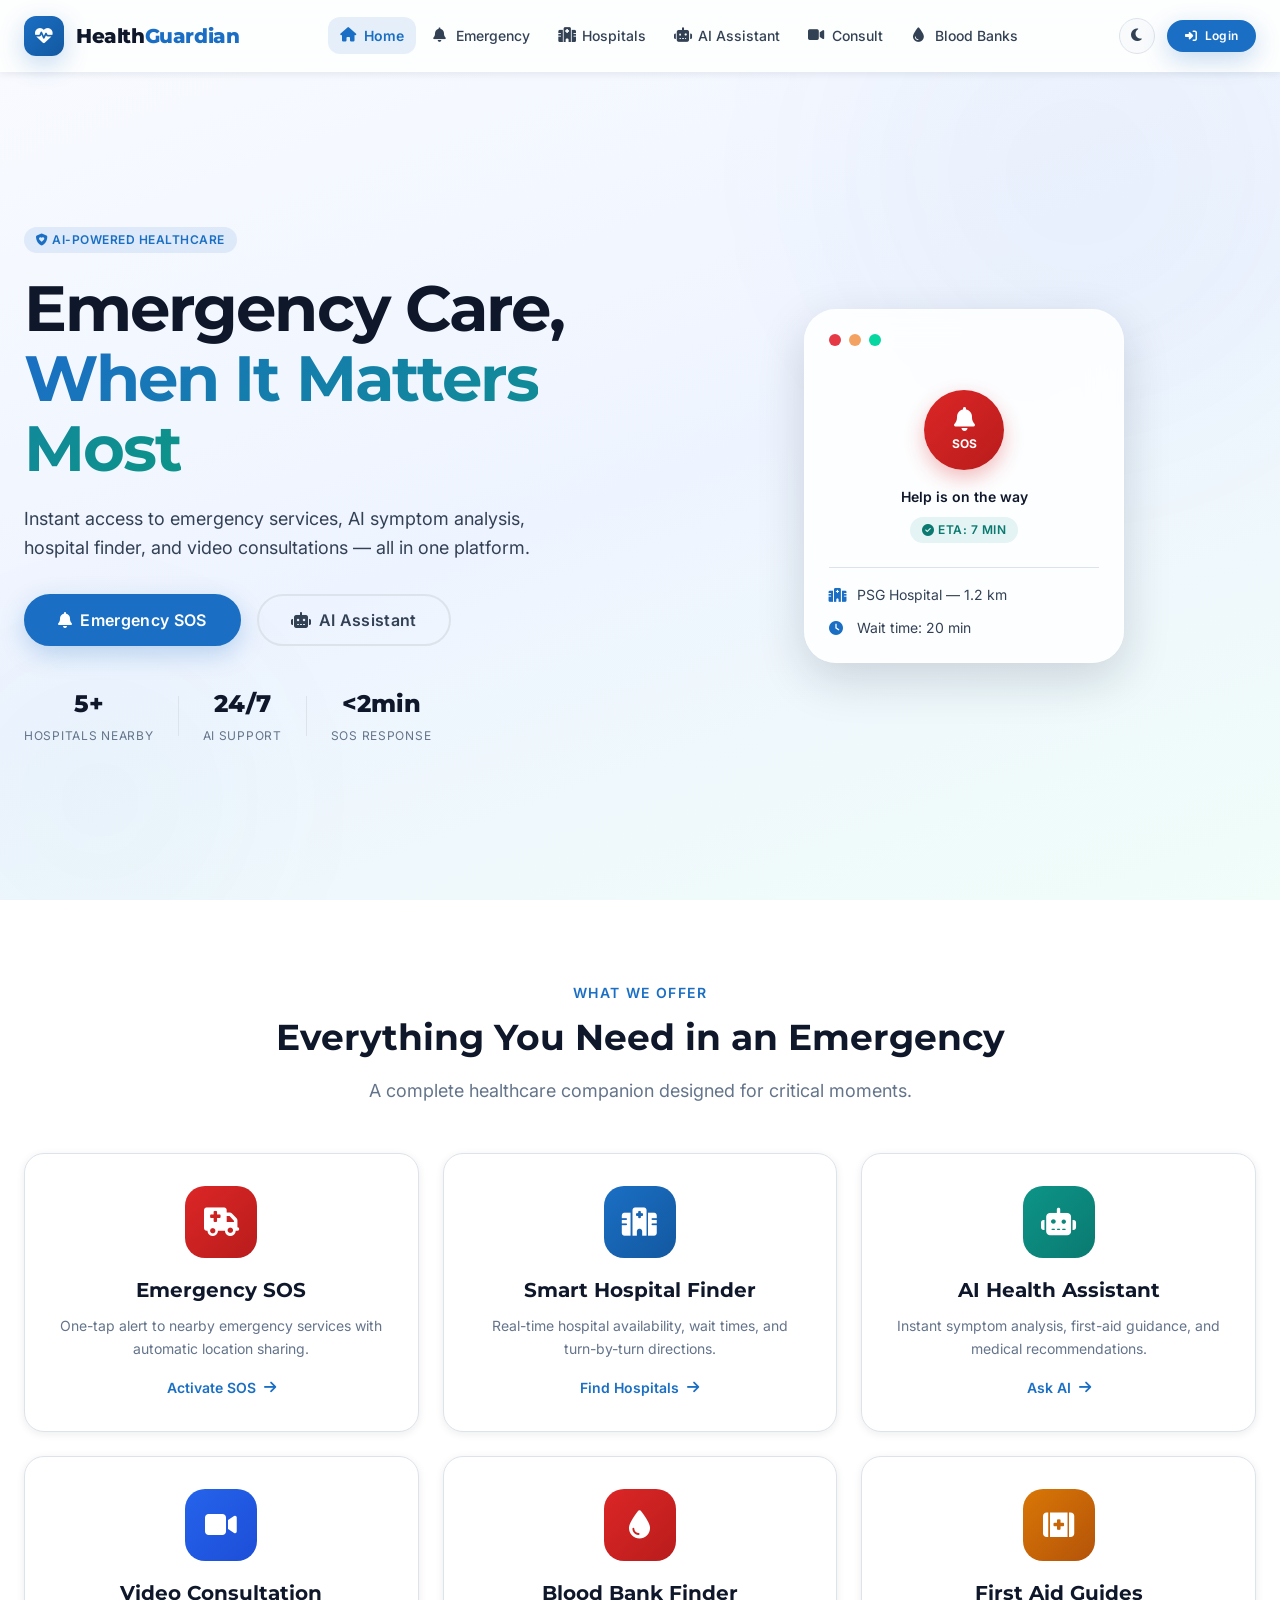
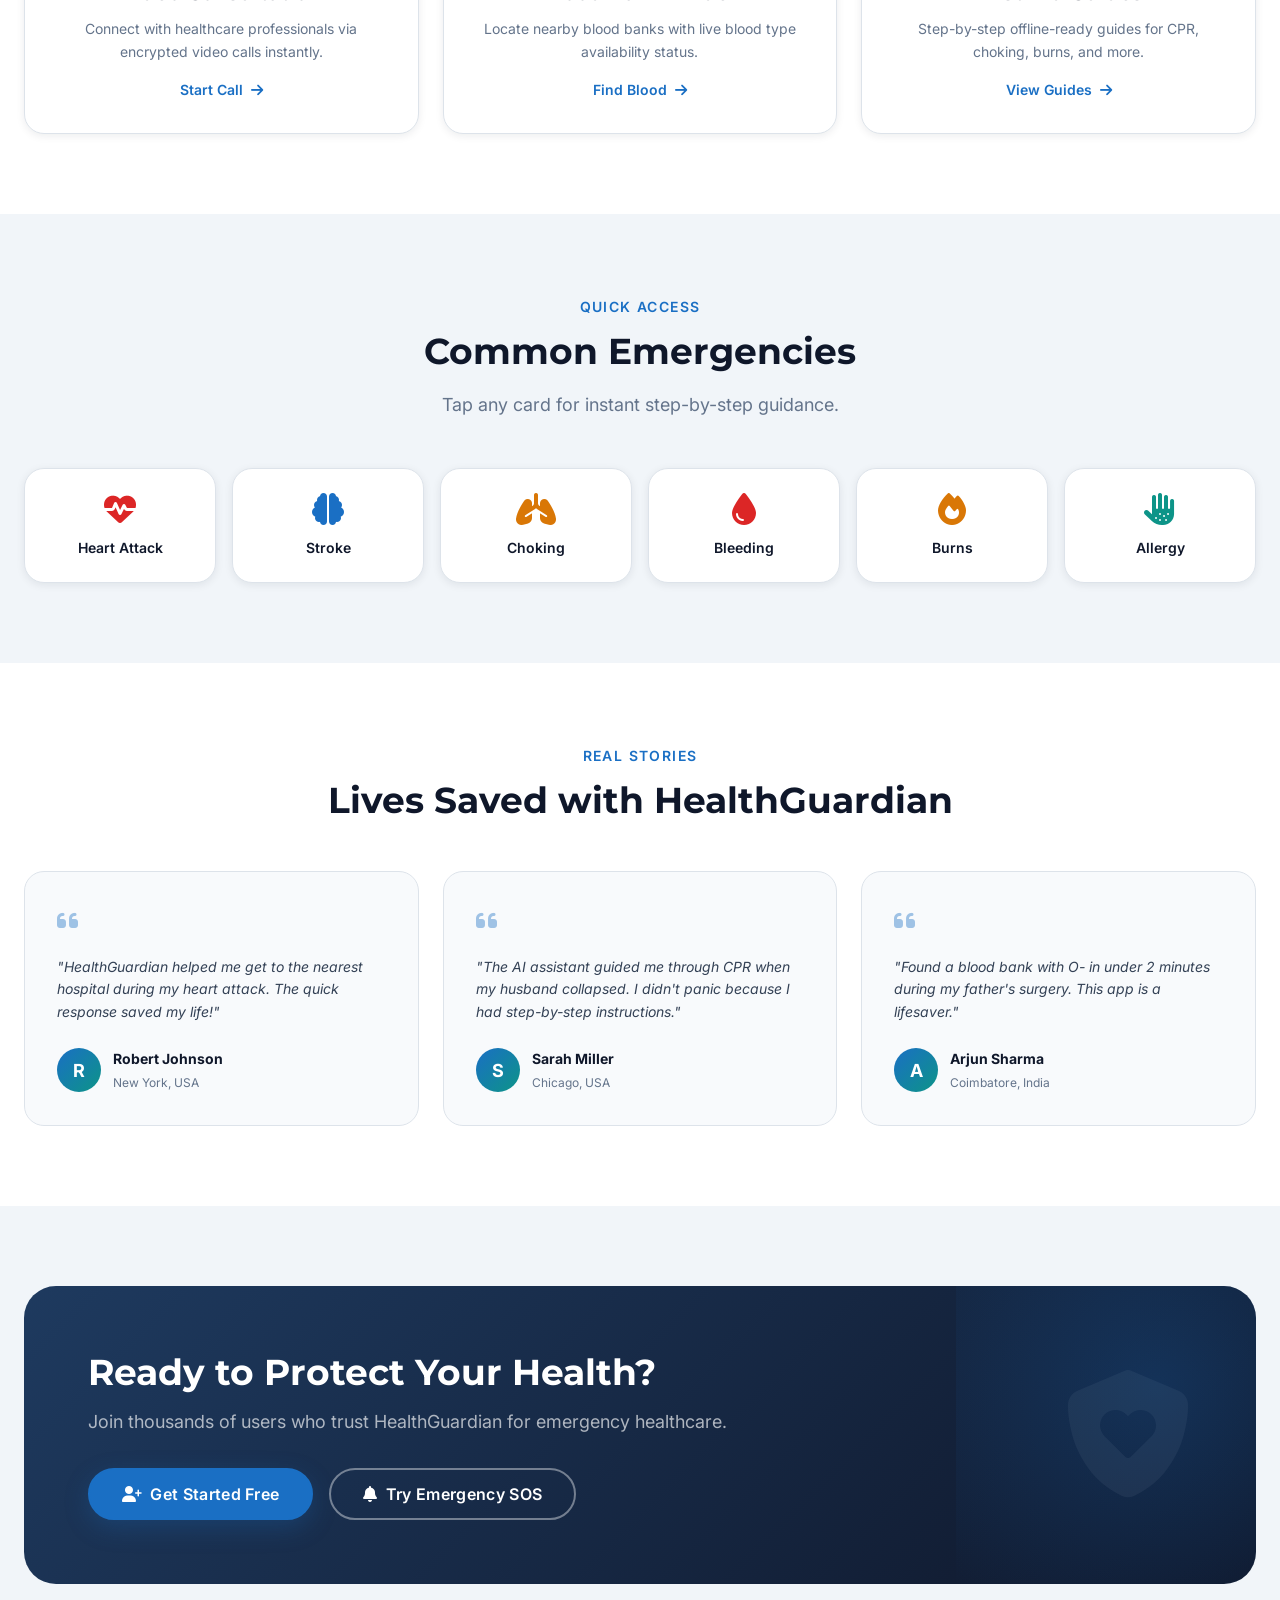
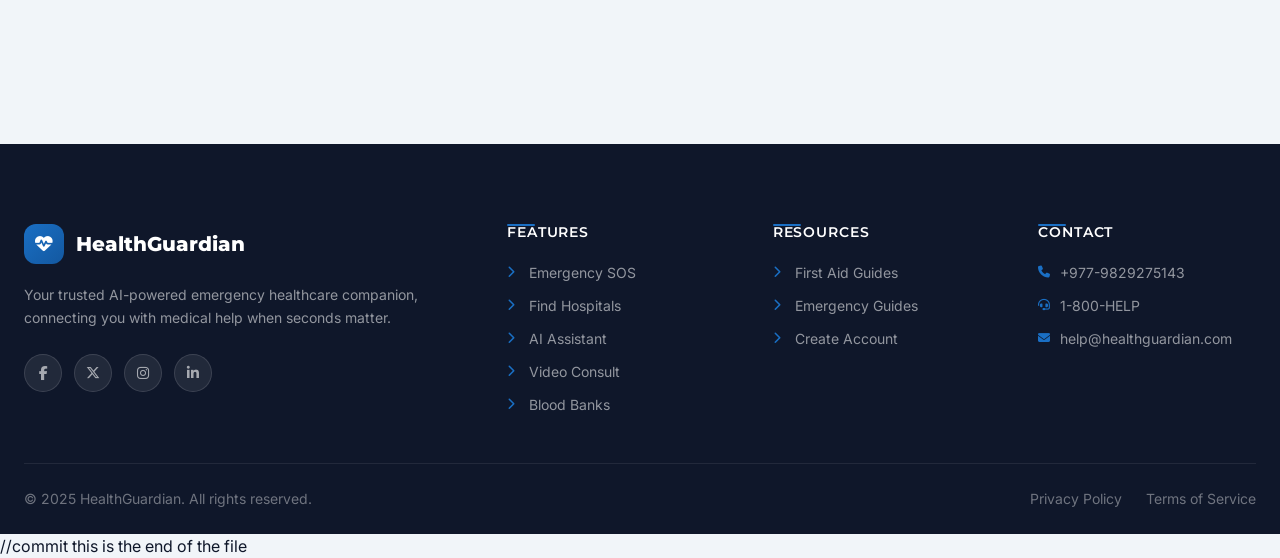
<file: index.html>
<!DOCTYPE html>
<html lang="en" data-theme="light">
<head>
  <meta charset="UTF-8">
  <meta name="viewport" content="width=device-width, initial-scale=1.0">
  <meta name="description" content="HealthGuardian — AI-powered emergency healthcare platform. Instant SOS, hospital finder, blood bank locator, AI symptom checker, and video consultations.">
  <meta name="theme-color" content="#1a6fc4">

  <!-- Open Graph -->
  <meta property="og:title" content="HealthGuardian — Emergency Healthcare AI">
  <meta property="og:description" content="AI-powered emergency healthcare when seconds matter.">
  <meta property="og:type" content="website">

  <title>HealthGuardian — Emergency Healthcare AI Platform</title>
  <script>document.documentElement.setAttribute('data-theme',localStorage.getItem('hg_theme')||'light');</script>

  <!-- Preconnect -->
  <link rel="preconnect" href="https://fonts.googleapis.com">
  <link rel="preconnect" href="https://fonts.gstatic.com" crossorigin>
  <link rel="preconnect" href="https://cdnjs.cloudflare.com">

  <!-- Fonts -->
  <link href="https://fonts.googleapis.com/css2?family=Inter:wght@300;400;500;600;700;800&family=Montserrat:wght@700;800;900&display=swap" rel="stylesheet">

  <!-- Icons -->
  <link rel="stylesheet" href="https://cdnjs.cloudflare.com/ajax/libs/font-awesome/6.5.0/css/all.min.css">

  <!-- Styles -->
  <link rel="stylesheet" href="css/main.css">
  <link rel="stylesheet" href="css/pages/home.css">
</head>
<body>

  <!-- ══════════════════════════════════════════
       NAVBAR
  ══════════════════════════════════════════ -->
  <nav class="navbar" role="navigation" aria-label="Main navigation">
    <div class="container">
      <a href="index.html" class="nav-logo" aria-label="HealthGuardian Home">
        <div class="logo-icon" aria-hidden="true"><i class="fas fa-heartbeat"></i></div>
        <span class="logo-text">Health<span>Guardian</span></span>
      </a>

      <ul class="nav-links" role="list">
        <li><a href="index.html" class="nav-link active"><i class="fas fa-house" aria-hidden="true"></i> Home</a></li>
        <li><a href="pages/emergency.html" class="nav-link"><i class="fas fa-bell" aria-hidden="true"></i> Emergency</a></li>
        <li><a href="pages/hospitals.html" class="nav-link"><i class="fas fa-hospital" aria-hidden="true"></i> Hospitals</a></li>
        <li><a href="pages/assistant.html" class="nav-link"><i class="fas fa-robot" aria-hidden="true"></i> AI Assistant</a></li>
        <li><a href="pages/video.html" class="nav-link"><i class="fas fa-video" aria-hidden="true"></i> Consult</a></li>
        <li><a href="pages/bloodbank.html" class="nav-link"><i class="fas fa-droplet" aria-hidden="true"></i> Blood Banks</a></li>
      </ul>

      <div class="nav-actions">
        <button class="theme-toggle" aria-label="Toggle dark mode" title="Toggle theme">
          <i class="fas fa-moon" aria-hidden="true"></i>
        </button>

        <!-- Logged-out state -->
        <a href="pages/login.html" class="btn btn-primary btn-sm nav-login-btn">
          <i class="fas fa-right-to-bracket" aria-hidden="true"></i> Login
        </a>

        <!-- Logged-in state (hidden by default, shown by JS) -->
        <div class="profile-dropdown hidden" aria-haspopup="true">
          <button class="profile-trigger" aria-label="Open profile menu">
            <div class="profile-avatar" aria-hidden="true"></div>
            <span class="profile-name">User</span>
            <i class="fas fa-chevron-down profile-chevron" aria-hidden="true"></i>
          </button>
          <div class="dropdown-menu" role="menu">
            <button class="dropdown-item logout-btn danger" role="menuitem">
              <i class="fas fa-right-from-bracket" aria-hidden="true"></i> Logout
            </button>
          </div>
        </div>

        <button class="hamburger" aria-label="Toggle mobile menu" aria-expanded="false">
          <span></span><span></span><span></span>
        </button>
      </div>
    </div>
  </nav>

  <main id="main-content">

    <!-- ══════════════════════════════════════════
         HERO
    ══════════════════════════════════════════ -->
    <section class="hero" aria-labelledby="hero-heading">
      <div class="hero-bg" aria-hidden="true">
        <div class="hero-blob hero-blob-1"></div>
        <div class="hero-blob hero-blob-2"></div>
      </div>
      <div class="container">
        <div class="hero-content animate-fade-up">
          <div class="hero-eyebrow">
            <span class="badge badge-primary"><i class="fas fa-shield-heart"></i> AI-Powered Healthcare</span>
          </div>
          <h1 id="hero-heading">Emergency Care,<br><span class="text-gradient">When It Matters Most</span></h1>
          <p class="hero-desc">Instant access to emergency services, AI symptom analysis, hospital finder, and video consultations — all in one platform.</p>
          <div class="hero-actions">
            <a href="pages/emergency.html" class="btn btn-primary btn-lg">
              <i class="fas fa-bell" aria-hidden="true"></i> Emergency SOS
            </a>
            <a href="pages/assistant.html" class="btn btn-ghost btn-lg">
              <i class="fas fa-robot" aria-hidden="true"></i> AI Assistant
            </a>
          </div>
          <div class="hero-stats">
            <div class="hero-stat">
              <span class="stat-num">5+</span>
              <span class="stat-label">Hospitals Nearby</span>
            </div>
            <div class="hero-stat-divider" aria-hidden="true"></div>
            <div class="hero-stat">
              <span class="stat-num">24/7</span>
              <span class="stat-label">AI Support</span>
            </div>
            <div class="hero-stat-divider" aria-hidden="true"></div>
            <div class="hero-stat">
              <span class="stat-num">&lt;2min</span>
              <span class="stat-label">SOS Response</span>
            </div>
          </div>
        </div>
        <div class="hero-visual animate-float" aria-hidden="true">
          <div class="hero-card-mockup">
            <div class="mockup-header">
              <div class="mockup-dot red"></div>
              <div class="mockup-dot yellow"></div>
              <div class="mockup-dot green"></div>
            </div>
            <div class="mockup-sos">
              <div class="mockup-sos-btn">
                <i class="fas fa-bell"></i>
                <span>SOS</span>
              </div>
              <p>Help is on the way</p>
              <span class="badge badge-success"><i class="fas fa-circle-check"></i> ETA: 7 min</span>
            </div>
            <div class="mockup-info">
              <div class="mockup-info-item">
                <i class="fas fa-hospital"></i>
                <span>PSG Hospital — 1.2 km</span>
              </div>
              <div class="mockup-info-item">
                <i class="fas fa-clock"></i>
                <span>Wait time: 20 min</span>
              </div>
            </div>
          </div>
        </div>
      </div>
    </section>

    <!-- ══════════════════════════════════════════
         FEATURES
    ══════════════════════════════════════════ -->
    <section class="features section-pad" aria-labelledby="features-heading">
      <div class="container">
        <div class="section-header">
          <span class="eyebrow">What We Offer</span>
          <h2 id="features-heading">Everything You Need in an Emergency</h2>
          <p>A complete healthcare companion designed for critical moments.</p>
        </div>
        <div class="features-grid">
          <article class="feature-card" style="--delay:0s">
            <div class="feature-icon" style="background:linear-gradient(135deg,#dc2626,#b91c1c)">
              <i class="fas fa-ambulance" aria-hidden="true"></i>
            </div>
            <h3>Emergency SOS</h3>
            <p>One-tap alert to nearby emergency services with automatic location sharing.</p>
            <a href="pages/emergency.html" class="feature-link">Activate SOS <i class="fas fa-arrow-right"></i></a>
          </article>
          <article class="feature-card" style="--delay:0.1s">
            <div class="feature-icon" style="background:linear-gradient(135deg,#1a6fc4,#1358a0)">
              <i class="fas fa-hospital-alt" aria-hidden="true"></i>
            </div>
            <h3>Smart Hospital Finder</h3>
            <p>Real-time hospital availability, wait times, and turn-by-turn directions.</p>
            <a href="pages/hospitals.html" class="feature-link">Find Hospitals <i class="fas fa-arrow-right"></i></a>
          </article>
          <article class="feature-card" style="--delay:0.2s">
            <div class="feature-icon" style="background:linear-gradient(135deg,#0d9488,#0a7a70)">
              <i class="fas fa-robot" aria-hidden="true"></i>
            </div>
            <h3>AI Health Assistant</h3>
            <p>Instant symptom analysis, first-aid guidance, and medical recommendations.</p>
            <a href="pages/assistant.html" class="feature-link">Ask AI <i class="fas fa-arrow-right"></i></a>
          </article>
          <article class="feature-card" style="--delay:0.3s">
            <div class="feature-icon" style="background:linear-gradient(135deg,#2563eb,#1d4ed8)">
              <i class="fas fa-video" aria-hidden="true"></i>
            </div>
            <h3>Video Consultation</h3>
            <p>Connect with healthcare professionals via encrypted video calls instantly.</p>
            <a href="pages/video.html" class="feature-link">Start Call <i class="fas fa-arrow-right"></i></a>
          </article>
          <article class="feature-card" style="--delay:0.4s">
            <div class="feature-icon" style="background:linear-gradient(135deg,#dc2626,#b91c1c)">
              <i class="fas fa-droplet" aria-hidden="true"></i>
            </div>
            <h3>Blood Bank Finder</h3>
            <p>Locate nearby blood banks with live blood type availability status.</p>
            <a href="pages/bloodbank.html" class="feature-link">Find Blood <i class="fas fa-arrow-right"></i></a>
          </article>
          <article class="feature-card" style="--delay:0.5s">
            <div class="feature-icon" style="background:linear-gradient(135deg,#d97706,#b45309)">
              <i class="fas fa-kit-medical" aria-hidden="true"></i>
            </div>
            <h3>First Aid Guides</h3>
            <p>Step-by-step offline-ready guides for CPR, choking, burns, and more.</p>
            <a href="pages/assistant.html#first-aid" class="feature-link">View Guides <i class="fas fa-arrow-right"></i></a>
          </article>
        </div>
      </div>
    </section>

    <!-- ══════════════════════════════════════════
         QUICK ACCESS
    ══════════════════════════════════════════ -->
    <section class="quick-access section-pad" aria-labelledby="quick-heading">
      <div class="container">
        <div class="section-header">
          <span class="eyebrow">Quick Access</span>
          <h2 id="quick-heading">Common Emergencies</h2>
          <p>Tap any card for instant step-by-step guidance.</p>
        </div>
        <div class="quick-grid">
          <a href="pages/emergency.html#heart-attack" class="quick-card" aria-label="Heart Attack guide">
            <i class="fas fa-heartbeat" aria-hidden="true" style="color:#dc2626"></i>
            <span>Heart Attack</span>
          </a>
          <a href="pages/emergency.html#stroke" class="quick-card" aria-label="Stroke guide">
            <i class="fas fa-brain" aria-hidden="true" style="color:#1a6fc4"></i>
            <span>Stroke</span>
          </a>
          <a href="pages/emergency.html#choking" class="quick-card" aria-label="Choking guide">
            <i class="fas fa-lungs" aria-hidden="true" style="color:#d97706"></i>
            <span>Choking</span>
          </a>
          <a href="pages/emergency.html#bleeding" class="quick-card" aria-label="Severe Bleeding guide">
            <i class="fas fa-droplet" aria-hidden="true" style="color:#dc2626"></i>
            <span>Bleeding</span>
          </a>
          <a href="pages/emergency.html#burn" class="quick-card" aria-label="Burns guide">
            <i class="fas fa-fire" aria-hidden="true" style="color:#d97706"></i>
            <span>Burns</span>
          </a>
          <a href="pages/emergency.html#allergy" class="quick-card" aria-label="Allergic Reaction guide">
            <i class="fas fa-allergies" aria-hidden="true" style="color:#0d9488"></i>
            <span>Allergy</span>
          </a>
        </div>
      </div>
    </section>

    <!-- ══════════════════════════════════════════
         TESTIMONIALS
    ══════════════════════════════════════════ -->
    <section class="testimonials section-pad" aria-labelledby="testimonials-heading">
      <div class="container">
        <div class="section-header">
          <span class="eyebrow">Real Stories</span>
          <h2 id="testimonials-heading">Lives Saved with HealthGuardian</h2>
        </div>
        <div class="testimonial-track" role="list">
          <div class="testimonial-card" role="listitem">
            <div class="testimonial-quote" aria-hidden="true"><i class="fas fa-quote-left"></i></div>
            <p>"HealthGuardian helped me get to the nearest hospital during my heart attack. The quick response saved my life!"</p>
            <div class="testimonial-author">
              <div class="author-avatar" aria-hidden="true">R</div>
              <div>
                <strong>Robert Johnson</strong>
                <span>New York, USA</span>
              </div>
            </div>
          </div>
          <div class="testimonial-card" role="listitem">
            <div class="testimonial-quote" aria-hidden="true"><i class="fas fa-quote-left"></i></div>
            <p>"The AI assistant guided me through CPR when my husband collapsed. I didn't panic because I had step-by-step instructions."</p>
            <div class="testimonial-author">
              <div class="author-avatar" aria-hidden="true">S</div>
              <div>
                <strong>Sarah Miller</strong>
                <span>Chicago, USA</span>
              </div>
            </div>
          </div>
          <div class="testimonial-card" role="listitem">
            <div class="testimonial-quote" aria-hidden="true"><i class="fas fa-quote-left"></i></div>
            <p>"Found a blood bank with O- in under 2 minutes during my father's surgery. This app is a lifesaver."</p>
            <div class="testimonial-author">
              <div class="author-avatar" aria-hidden="true">A</div>
              <div>
                <strong>Arjun Sharma</strong>
                <span>Coimbatore, India</span>
              </div>
            </div>
          </div>
        </div>
      </div>
    </section>

    <!-- ══════════════════════════════════════════
         CTA
    ══════════════════════════════════════════ -->
    <section class="cta-section section-pad" aria-labelledby="cta-heading">
      <div class="container">
        <div class="cta-card">
          <div class="cta-content">
            <h2 id="cta-heading">Ready to Protect Your Health?</h2>
            <p>Join thousands of users who trust HealthGuardian for emergency healthcare.</p>
            <div class="cta-actions">
              <a href="pages/register.html" class="btn btn-primary btn-lg">
                <i class="fas fa-user-plus" aria-hidden="true"></i> Get Started Free
              </a>
              <a href="pages/emergency.html" class="btn btn-outline btn-lg">
                <i class="fas fa-bell" aria-hidden="true"></i> Try Emergency SOS
              </a>
            </div>
          </div>
          <div class="cta-visual" aria-hidden="true">
            <i class="fas fa-shield-heart"></i>
          </div>
        </div>
      </div>
    </section>

  </main>

  <!-- ══════════════════════════════════════════
       FOOTER
  ══════════════════════════════════════════ -->
  <footer class="footer" role="contentinfo">
    <div class="container">
      <div class="footer-grid">
        <div class="footer-brand">
          <a href="index.html" class="footer-logo" aria-label="HealthGuardian Home">
            <div class="logo-icon" aria-hidden="true"><i class="fas fa-heartbeat"></i></div>
            <span class="logo-text">HealthGuardian</span>
          </a>
          <p>Your trusted AI-powered emergency healthcare companion, connecting you with medical help when seconds matter.</p>
          <div class="footer-social" aria-label="Social media links">
            <a href="#" aria-label="Facebook"><i class="fab fa-facebook-f" aria-hidden="true"></i></a>
            <a href="#" aria-label="Twitter"><i class="fab fa-x-twitter" aria-hidden="true"></i></a>
            <a href="#" aria-label="Instagram"><i class="fab fa-instagram" aria-hidden="true"></i></a>
            <a href="#" aria-label="LinkedIn"><i class="fab fa-linkedin-in" aria-hidden="true"></i></a>
          </div>
        </div>
        <div class="footer-col">
          <h4>Features</h4>
          <ul>
            <li><a href="pages/emergency.html"><i class="fas fa-chevron-right"></i> Emergency SOS</a></li>
            <li><a href="pages/hospitals.html"><i class="fas fa-chevron-right"></i> Find Hospitals</a></li>
            <li><a href="pages/assistant.html"><i class="fas fa-chevron-right"></i> AI Assistant</a></li>
            <li><a href="pages/video.html"><i class="fas fa-chevron-right"></i> Video Consult</a></li>
            <li><a href="pages/bloodbank.html"><i class="fas fa-chevron-right"></i> Blood Banks</a></li>
          </ul>
        </div>
        <div class="footer-col">
          <h4>Resources</h4>
          <ul>
            <li><a href="pages/assistant.html#first-aid"><i class="fas fa-chevron-right"></i> First Aid Guides</a></li>
            <li><a href="pages/emergency.html"><i class="fas fa-chevron-right"></i> Emergency Guides</a></li>
            <li><a href="pages/register.html"><i class="fas fa-chevron-right"></i> Create Account</a></li>
          </ul>
        </div>
        <div class="footer-col">
          <h4>Contact</h4>
          <ul>
            <li><a href="tel:+9779829275143"><i class="fas fa-phone"></i> +977-9829275143</a></li>
            <li><a href="tel:18004357"><i class="fas fa-headset"></i> 1-800-HELP</a></li>
            <li><a href="mailto:help@healthguardian.com"><i class="fas fa-envelope"></i> help@healthguardian.com</a></li>
          </ul>
        </div>
      </div>
      <div class="footer-bottom">
        <p>&copy; 2025 HealthGuardian. All rights reserved.</p>
        <div class="footer-bottom-links">
          <a href="#">Privacy Policy</a>
          <a href="#">Terms of Service</a>
        </div>
      </div>
    </div>
  </footer>
//commit this is the end of the file
  <!-- Scripts -->
  <script type="module" src="js/main.js"></script>
</body>
</html>
</file>
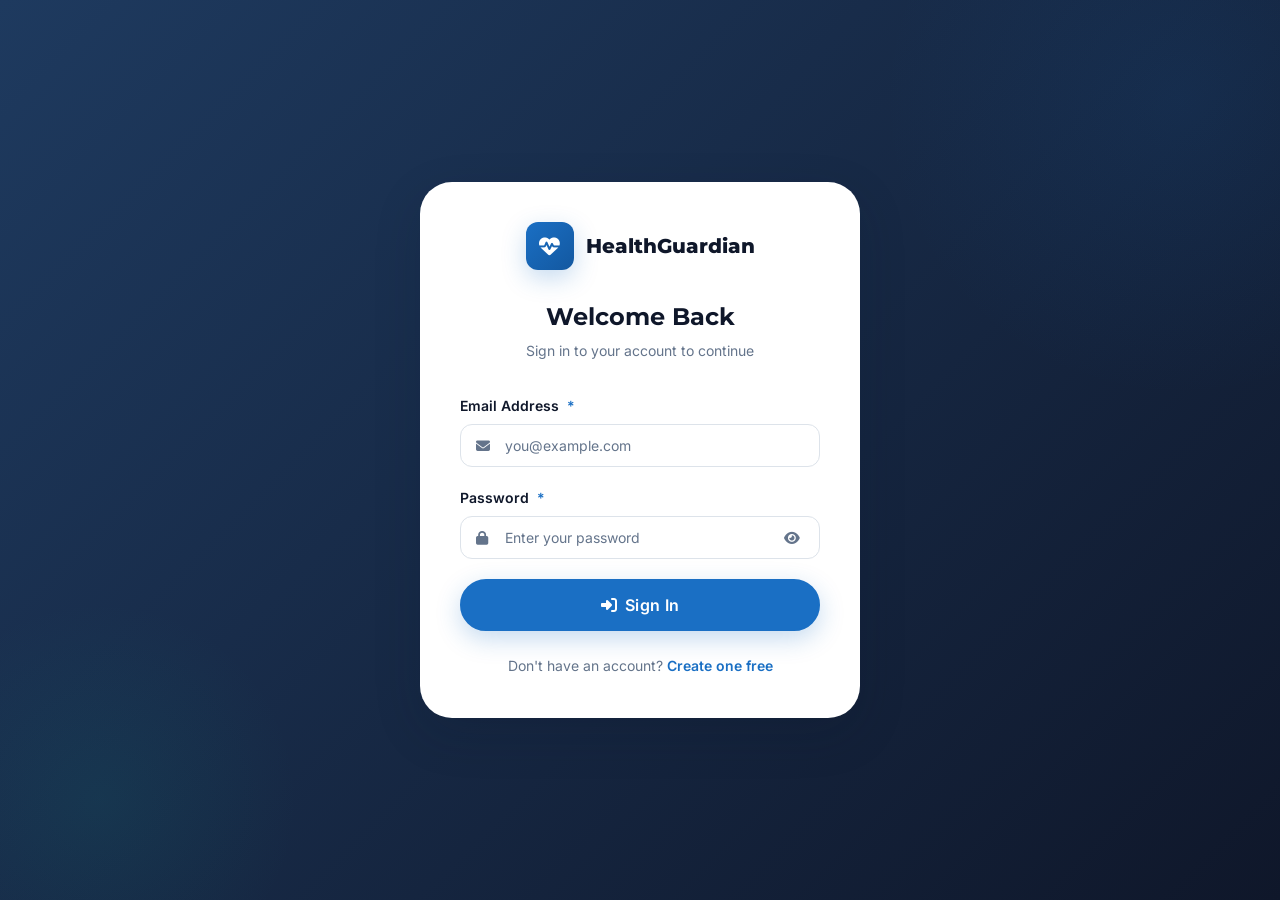
<file: pages/login.html>
<!DOCTYPE html>
<html lang="en" data-theme="light">
<head>
  <meta charset="UTF-8">
  <meta name="viewport" content="width=device-width, initial-scale=1.0">
  <meta name="description" content="Login to HealthGuardian — Emergency Healthcare AI Platform">
  <title>Login — HealthGuardian</title>
  <script>document.documentElement.setAttribute('data-theme',localStorage.getItem('hg_theme')||'light');</script>
  <link rel="preconnect" href="https://fonts.googleapis.com">
  <link rel="preconnect" href="https://fonts.gstatic.com" crossorigin>
  <link href="https://fonts.googleapis.com/css2?family=Inter:wght@300;400;500;600;700;800&family=Montserrat:wght@700;800;900&display=swap" rel="stylesheet">
  <link rel="stylesheet" href="https://cdnjs.cloudflare.com/ajax/libs/font-awesome/6.5.0/css/all.min.css">
  <link rel="stylesheet" href="../css/main.css">
</head>
<body>

  <div class="auth-page">
    <div class="auth-card">
      <a href="../index.html" class="auth-logo" aria-label="HealthGuardian Home">
        <div class="logo-icon" aria-hidden="true"><i class="fas fa-heartbeat"></i></div>
        <span class="logo-text">HealthGuardian</span>
      </a>

      <h2>Welcome Back</h2>
      <p class="auth-subtitle">Sign in to your account to continue</p>

      <form id="loginForm" novalidate>
        <div class="form-group">
          <label class="form-label" for="loginEmail">Email Address <span class="required">*</span></label>
          <div class="input-wrapper">
            <i class="fas fa-envelope input-icon" aria-hidden="true"></i>
            <input
              type="email"
              id="loginEmail"
              class="form-control"
              placeholder="you@example.com"
              autocomplete="email"
              required
            >
          </div>
        </div>

        <div class="form-group">
          <label class="form-label" for="loginPassword">Password <span class="required">*</span></label>
          <div class="input-wrapper">
            <i class="fas fa-lock input-icon" aria-hidden="true"></i>
            <input
              type="password"
              id="loginPassword"
              class="form-control"
              placeholder="Enter your password"
              autocomplete="current-password"
              required
            >
            <i class="fas fa-eye toggle-password" role="button" tabindex="0" aria-label="Toggle password visibility"></i>
          </div>
        </div>

        <button type="submit" class="btn btn-primary btn-block btn-lg" id="loginSubmit">
          <i class="fas fa-right-to-bracket" aria-hidden="true"></i>
          <span>Sign In</span>
        </button>
      </form>

      <p class="auth-footer">
        Don't have an account? <a href="register.html">Create one free</a>
      </p>
    </div>
  </div>

  <script type="module">
    import { bindLoginForm, bindPasswordToggles } from '../js/auth/auth.js';
    import StorageService from '../js/storage/storage.service.js';
    import AppConfig from '../js/config/app.config.js';

    document.addEventListener('DOMContentLoaded', () => {
      bindLoginForm();
      bindPasswordToggles();
    });
  </script>
</body>
</html>
</file>
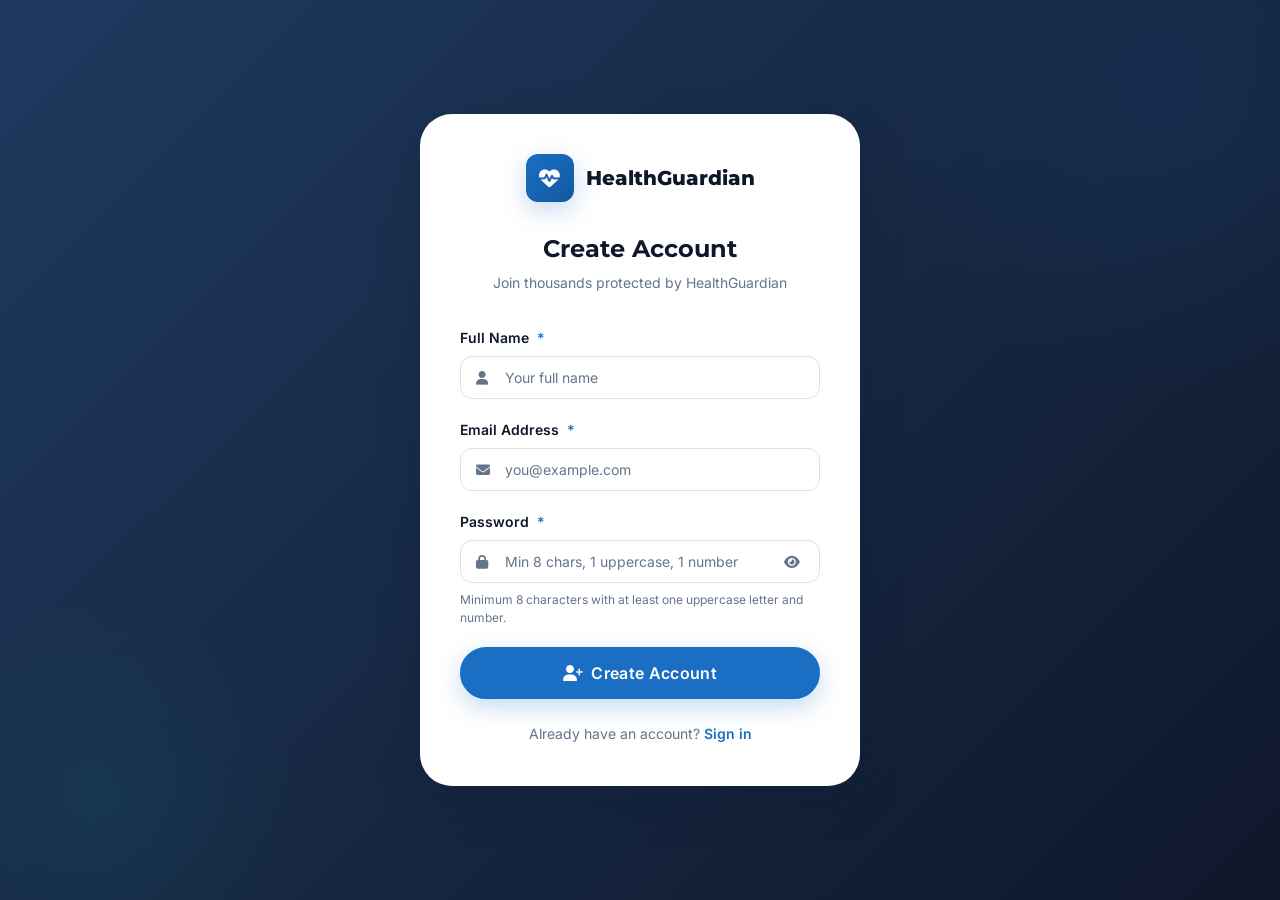
<file: pages/register.html>
<!DOCTYPE html>
<html lang="en" data-theme="light">
<head>
  <meta charset="UTF-8">
  <meta name="viewport" content="width=device-width, initial-scale=1.0">
  <meta name="description" content="Create your HealthGuardian account — Emergency Healthcare AI Platform">
  <title>Register — HealthGuardian</title>
  <script>document.documentElement.setAttribute('data-theme',localStorage.getItem('hg_theme')||'light');</script>
  <link rel="preconnect" href="https://fonts.googleapis.com">
  <link rel="preconnect" href="https://fonts.gstatic.com" crossorigin>
  <link href="https://fonts.googleapis.com/css2?family=Inter:wght@300;400;500;600;700;800&family=Montserrat:wght@700;800;900&display=swap" rel="stylesheet">
  <link rel="stylesheet" href="https://cdnjs.cloudflare.com/ajax/libs/font-awesome/6.5.0/css/all.min.css">
  <link rel="stylesheet" href="../css/main.css">
</head>
<body>

  <div class="auth-page">
    <div class="auth-card">
      <a href="../index.html" class="auth-logo" aria-label="HealthGuardian Home">
        <div class="logo-icon" aria-hidden="true"><i class="fas fa-heartbeat"></i></div>
        <span class="logo-text">HealthGuardian</span>
      </a>

      <h2>Create Account</h2>
      <p class="auth-subtitle">Join thousands protected by HealthGuardian</p>

      <form id="registerForm" novalidate>
        <div class="form-group">
          <label class="form-label" for="registerName">Full Name <span class="required">*</span></label>
          <div class="input-wrapper">
            <i class="fas fa-user input-icon" aria-hidden="true"></i>
            <input
              type="text"
              id="registerName"
              class="form-control"
              placeholder="Your full name"
              autocomplete="name"
              required
            >
          </div>
        </div>

        <div class="form-group">
          <label class="form-label" for="registerEmail">Email Address <span class="required">*</span></label>
          <div class="input-wrapper">
            <i class="fas fa-envelope input-icon" aria-hidden="true"></i>
            <input
              type="email"
              id="registerEmail"
              class="form-control"
              placeholder="you@example.com"
              autocomplete="email"
              required
            >
          </div>
        </div>

        <div class="form-group">
          <label class="form-label" for="registerPassword">Password <span class="required">*</span></label>
          <div class="input-wrapper">
            <i class="fas fa-lock input-icon" aria-hidden="true"></i>
            <input
              type="password"
              id="registerPassword"
              class="form-control"
              placeholder="Min 8 chars, 1 uppercase, 1 number"
              autocomplete="new-password"
              required
            >
            <i class="fas fa-eye toggle-password" role="button" tabindex="0" aria-label="Toggle password visibility"></i>
          </div>
          <span class="form-hint">Minimum 8 characters with at least one uppercase letter and number.</span>
        </div>

        <button type="submit" class="btn btn-primary btn-block btn-lg" id="registerSubmit">
          <i class="fas fa-user-plus" aria-hidden="true"></i>
          <span>Create Account</span>
        </button>
      </form>

      <p class="auth-footer">
        Already have an account? <a href="login.html">Sign in</a>
      </p>
    </div>
  </div>

  <script type="module">
    import { bindRegisterForm, bindPasswordToggles } from '../js/auth/auth.js';
    document.addEventListener('DOMContentLoaded', () => {
      bindRegisterForm();
      bindPasswordToggles();
    });
  </script>
</body>
</html>
</file>
<file: css/main.css>
/**
 * main.css — Master CSS Entry Point
 * Emergency Healthcare AI Platform
 * ──────────────────────────────────
 * Import order matters: variables → reset → base → layouts → components → utilities → themes
 */

/* 1. Design Tokens */
@import url('base/variables.css');

/* 2. Reset & Base */
@import url('base/reset.css');

/* 3. Layouts */
@import url('layouts/footer.css');

/* 4. Components */
@import url('components/navbar.css');
@import url('components/buttons.css');
@import url('components/cards.css');
@import url('components/forms.css');

/* 5. Utilities */
@import url('utilities/helpers.css');

/* 6. Page Styles (imported per-page via <link>, listed here for reference) */
/* pages/home.css | pages/emergency.css | pages/finder.css | pages/assistant.css | pages/video.css */

/* ── Google Fonts ── */
@import url('https://fonts.googleapis.com/css2?family=Inter:wght@300;400;500;600;700;800&family=Montserrat:wght@700;800;900&display=swap');
</file>
<file: css/pages/home.css>
/**
 * Home Page Styles
 * Emergency Healthcare AI Platform
 */

/* ── Page Offset ── */
body { padding-top: var(--navbar-height); }

.section-pad { padding: var(--space-20) 0; }

/* ── Hero ── */
.hero {
  min-height: calc(100vh - var(--navbar-height));
  display: flex;
  align-items: center;
  position: relative;
  overflow: hidden;
  background: linear-gradient(160deg, #f8faff 0%, #eef4ff 50%, #f0fdf9 100%);
  padding: var(--space-16) 0;
}

.hero-bg {
  position: absolute;
  inset: 0;
  pointer-events: none;
  overflow: hidden;
}

.hero-blob {
  position: absolute;
  border-radius: 50%;
  filter: blur(80px);
  opacity: 0.35;
}

.hero-blob-1 {
  width: 600px; height: 600px;
  background: radial-gradient(circle, rgba(26,111,196,0.12), transparent);
  top: -200px; right: -100px;
}

.hero-blob-2 {
  width: 400px; height: 400px;
  background: radial-gradient(circle, rgba(13,148,136,0.10), transparent);
  bottom: -100px; left: -100px;
}

.hero .container {
  display: grid;
  grid-template-columns: 1fr 1fr;
  gap: var(--space-16);
  align-items: center;
  position: relative;
  z-index: 1;
}

.hero-eyebrow { margin-bottom: var(--space-5); }

.hero-content h1 {
  font-size: clamp(2.5rem, 5vw, 4rem);
  line-height: 1.1;
  margin-bottom: var(--space-5);
  letter-spacing: -0.03em;
}

.text-gradient {
  background: linear-gradient(135deg, var(--color-primary), var(--color-secondary));
  -webkit-background-clip: text;
  -webkit-text-fill-color: transparent;
  background-clip: text;
}

.hero-desc {
  font-size: var(--text-lg);
  color: var(--text-secondary);
  max-width: 520px;
  margin-bottom: var(--space-8);
  line-height: var(--leading-relaxed);
}

.hero-actions {
  display: flex;
  gap: var(--space-4);
  margin-bottom: var(--space-10);
  flex-wrap: wrap;
}

.hero-stats {
  display: flex;
  align-items: center;
  gap: var(--space-6);
}

.hero-stat { text-align: center; }

.hero-stat .stat-num {
  display: block;
  font-size: var(--text-2xl);
  font-weight: var(--font-extrabold);
  color: var(--text-primary);
  font-family: var(--font-display);
}

.hero-stat .stat-label {
  font-size: var(--text-xs);
  color: var(--text-muted);
  text-transform: uppercase;
  letter-spacing: 0.06em;
}

.hero-stat-divider {
  width: 1px;
  height: 40px;
  background: var(--border-color);
}

/* ── Hero Mockup ── */
.hero-visual {
  display: flex;
  justify-content: center;
  align-items: center;
}

.hero-card-mockup {
  background: var(--glass-bg);
  backdrop-filter: var(--glass-blur);
  -webkit-backdrop-filter: var(--glass-blur);
  border: 1px solid var(--glass-border);
  border-radius: var(--border-radius-xl);
  box-shadow: var(--shadow-xl);
  padding: var(--space-6);
  width: 320px;
  max-width: 100%;
}

.mockup-header {
  display: flex;
  gap: var(--space-2);
  margin-bottom: var(--space-5);
}

.mockup-dot {
  width: 12px; height: 12px;
  border-radius: 50%;
}
.mockup-dot.red    { background: #e63946; }
.mockup-dot.yellow { background: #f4a261; }
.mockup-dot.green  { background: #06d6a0; }

.mockup-sos {
  text-align: center;
  padding: var(--space-6) 0;
  border-bottom: 1px solid var(--border-color);
  margin-bottom: var(--space-4);
}

.mockup-sos-btn {
  width: 80px; height: 80px;
  border-radius: 50%;
  background: linear-gradient(135deg, var(--color-emergency), var(--color-emergency-dark));
  color: var(--color-white);
  display: flex;
  flex-direction: column;
  align-items: center;
  justify-content: center;
  gap: 4px;
  margin: 0 auto var(--space-4);
  font-size: var(--text-xs);
  font-weight: var(--font-bold);
  box-shadow: 0 8px 20px rgba(220,38,38,0.30);
}

.mockup-sos-btn i { font-size: 1.5rem; }

.mockup-sos p {
  font-size: var(--text-sm);
  font-weight: var(--font-semibold);
  color: var(--text-primary);
  margin-bottom: var(--space-2);
}

.mockup-info {
  display: flex;
  flex-direction: column;
  gap: var(--space-3);
}

.mockup-info-item {
  display: flex;
  align-items: center;
  gap: var(--space-3);
  font-size: var(--text-sm);
  color: var(--text-secondary);
}

.mockup-info-item i {
  color: var(--color-primary);
  width: 16px;
}

/* ── Features ── */
.features { background: var(--bg-surface); }

.features-grid {
  display: grid;
  grid-template-columns: repeat(3, 1fr);
  gap: var(--space-6);
}

.feature-card {
  animation: fadeInUp 0.5s ease both;
  animation-delay: var(--delay, 0s);
}

.feature-link {
  display: inline-flex;
  align-items: center;
  gap: var(--space-2);
  margin-top: var(--space-4);
  font-size: var(--text-sm);
  font-weight: var(--font-semibold);
  color: var(--color-primary);
  text-decoration: none;
  transition: var(--transition-fast);
}

.feature-link:hover { gap: var(--space-3); color: var(--color-primary-dark); }

/* ── Quick Access ── */
.quick-access { background: var(--bg-body); }

.quick-grid {
  display: grid;
  grid-template-columns: repeat(6, 1fr);
  gap: var(--space-4);
}

/* ── Testimonials ── */
.testimonials { background: var(--bg-surface); }

.testimonial-track {
  display: grid;
  grid-template-columns: repeat(3, 1fr);
  gap: var(--space-6);
}

.testimonial-card {
  background: var(--bg-surface-2);
  border: 1px solid var(--border-color);
  border-radius: var(--border-radius-lg);
  padding: var(--space-8);
  position: relative;
  transition: var(--transition-base);
}

.testimonial-card:hover {
  box-shadow: var(--shadow-lg);
  transform: translateY(-4px);
}

.testimonial-quote {
  color: var(--color-primary);
  font-size: var(--text-2xl);
  margin-bottom: var(--space-4);
  opacity: 0.4;
}

.testimonial-card p {
  font-size: var(--text-sm);
  line-height: var(--leading-relaxed);
  color: var(--text-secondary);
  margin-bottom: var(--space-6);
  font-style: italic;
}

.testimonial-author {
  display: flex;
  align-items: center;
  gap: var(--space-3);
}

.author-avatar {
  width: 44px; height: 44px;
  border-radius: 50%;
  background: linear-gradient(135deg, var(--color-primary), var(--color-secondary));
  color: var(--color-white);
  display: flex;
  align-items: center;
  justify-content: center;
  font-weight: var(--font-bold);
  font-size: var(--text-lg);
  flex-shrink: 0;
}

.testimonial-author strong {
  display: block;
  font-size: var(--text-sm);
  color: var(--text-primary);
}

.testimonial-author span {
  font-size: var(--text-xs);
  color: var(--text-muted);
}

/* ── CTA ── */
.cta-section { background: var(--bg-body); }

.cta-card {
  background: linear-gradient(135deg, #1e3a5f 0%, #0f172a 100%);
  border-radius: var(--border-radius-xl);
  padding: var(--space-16);
  display: flex;
  align-items: center;
  justify-content: space-between;
  gap: var(--space-8);
  overflow: hidden;
  position: relative;
}

.cta-card::before {
  content: '';
  position: absolute;
  width: 400px; height: 400px;
  background: radial-gradient(circle, rgba(26,111,196,0.25), transparent);
  top: -100px; right: -100px;
  pointer-events: none;
}

.cta-content h2 {
  font-size: var(--text-4xl);
  color: var(--color-white);
  margin-bottom: var(--space-3);
}

.cta-content p {
  color: rgba(255,255,255,0.65);
  font-size: var(--text-lg);
  margin-bottom: var(--space-8);
}

.cta-actions { display: flex; gap: var(--space-4); flex-wrap: wrap; }

.cta-card .btn-outline {
  color: var(--color-white);
  border-color: rgba(255,255,255,0.4);
}

.cta-card .btn-outline:hover {
  background: rgba(255,255,255,0.1);
  border-color: var(--color-white);
  color: var(--color-white);
}

.cta-visual {
  font-size: 8rem;
  color: rgba(255,255,255,0.06);
  flex-shrink: 0;
  line-height: 1;
}

/* ── Responsive ── */
@media (max-width: 1200px) {
  .features-grid { grid-template-columns: repeat(2, 1fr); }
  .quick-grid    { grid-template-columns: repeat(3, 1fr); }
}

@media (max-width: 1024px) {
  .hero .container { grid-template-columns: 1fr; text-align: center; }
  .hero-desc { margin-inline: auto; }
  .hero-actions { justify-content: center; }
  .hero-stats { justify-content: center; }
  .hero-visual { display: none; }
  .testimonial-track { grid-template-columns: 1fr; max-width: 560px; margin-inline: auto; }
}

@media (max-width: 768px) {
  .features-grid { grid-template-columns: 1fr; }
  .quick-grid    { grid-template-columns: repeat(2, 1fr); }
  .cta-card { flex-direction: column; text-align: center; padding: var(--space-10); }
  .cta-actions { justify-content: center; }
  .cta-visual { display: none; }
}

@media (max-width: 480px) {
  .hero-actions { flex-direction: column; }
  .hero-stats { flex-wrap: wrap; justify-content: center; }
}
</file>
